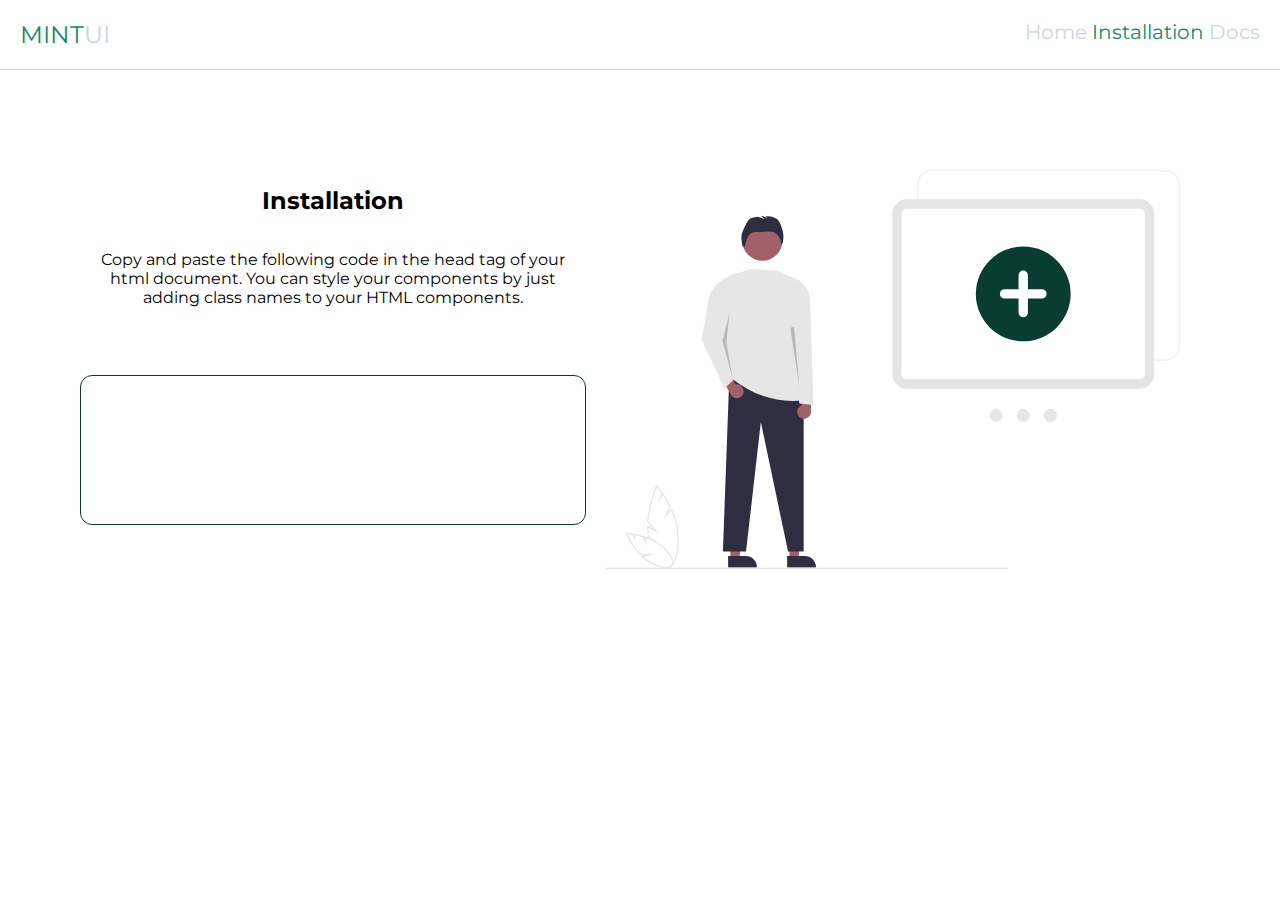
<file: src/pages/installation.html>
<!DOCTYPE html>
<html lang="en">

<head>
    <meta charset="UTF-8">
    <meta http-equiv="X-UA-Compatible" content="IE=edge">
    <meta name="viewport" content="width=device-width, initial-scale=1.0">
    <link rel="stylesheet" href="/src/css/header.css">
    <link rel="stylesheet" href="/src/css/installation.css">
    <link rel="stylesheet" href="/src/css/root.css">
    <title>Installation | MintUI</title>
</head>

<body>
    <header class="header-container">
        <nav class="header-content">
            <a class="header-title" href=""><span>MINT</span>UI</a>
            <div class="header-navigation">
                <a href="/index.html">Home</a>
                <a href="/src/pages/installation.html" class="link-active">Installation</a>
                <a href="/src/components/avatars/avatars.html">Docs</a>
            </div>
        </nav>
    </header>
    <main>
        <section class="inst-container">
            <div class="inst-content-container">
                <div class="content-container-title">Installation</div>
                <p class="content-container-p">Copy and paste the following code in the head tag of your html document.
                    You can style your components by just adding class names to your HTML components.</p>
                <div class="code-wrapper">
                    <div class="code-snippet-display">
                        <code>
                            <iframe src="https://carbon.now.sh/embed/tBvDo24JIhkWhJ5Id6z6"
                                style="width: 500px; height: 140px; border:0; transform: scale(1); overflow:hidden;"
                                sandbox="allow-scripts allow-same-origin">
                            </iframe>
                        </code>
                    </div>
                </div>
            </div>
            <div class="inst-content-image">
                <img src="/src/assets/Installation_asset.svg" alt="">
            </div>
        </section>
    </main>


</body>

</html>
</file>
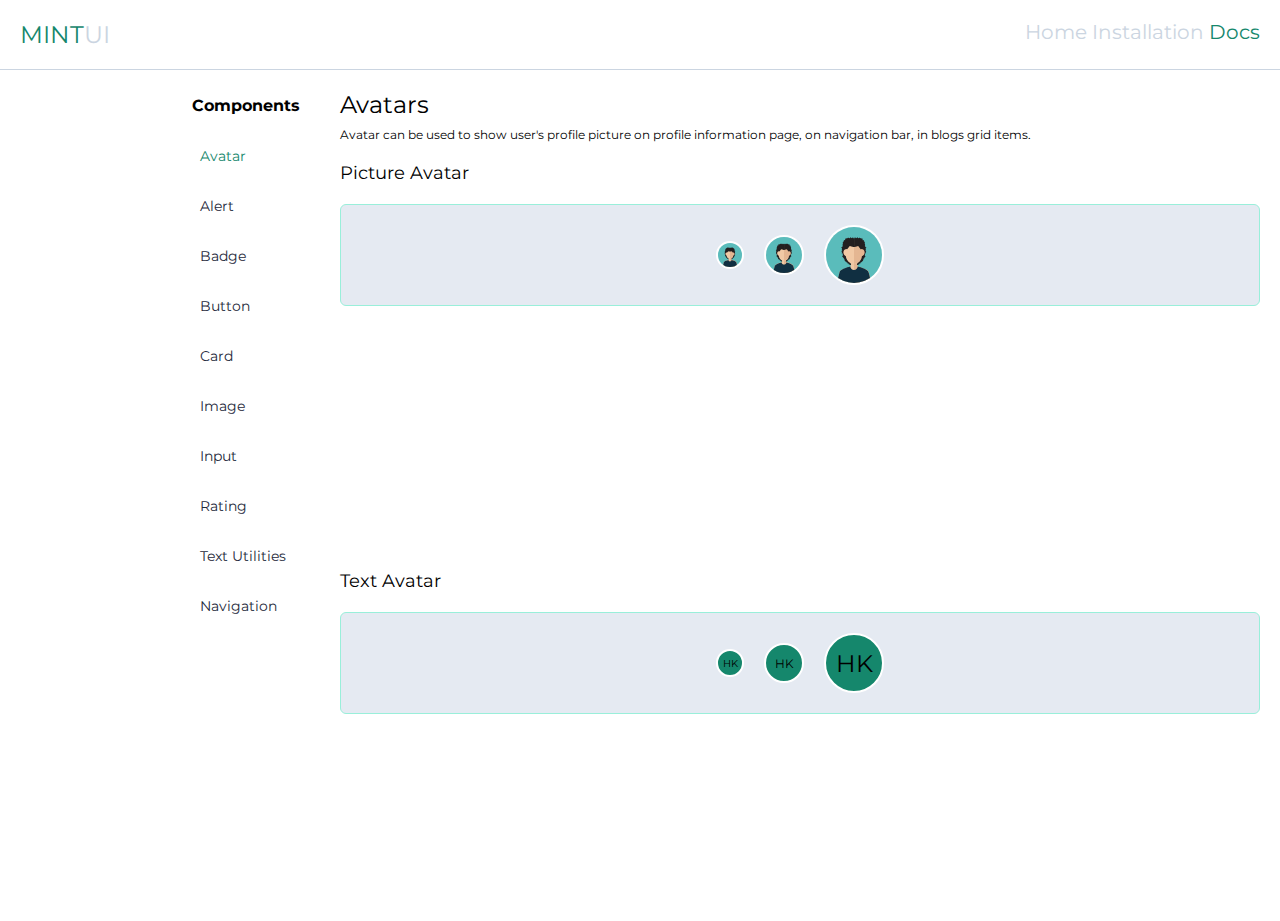
<file: src/components/avatars/avatars.html>
<!DOCTYPE html>
<html lang="en">

<head>
    <meta charset="UTF-8">
    <meta http-equiv="X-UA-Compatible" content="IE=edge">
    <meta name="viewport" content="width=device-width, initial-scale=1.0">
    <title>Documentation | MintUI</title>
    <link rel="stylesheet" href="/src/css/root.css">
    <link rel="stylesheet" href="/src/css/header.css">
    <link rel="stylesheet" href="/src/css/docs.css">
    <link rel="stylesheet" href="/src/css/utility.css">
    <link rel="stylesheet" href="/src/components/avatars/avatars.css">
</head>

<body>
    <header class="header-container">
        <nav class="header-content">
            <a class="header-title" href=""><span>MINT</span>UI</a>
            <div class="header-navigation">
                <a href="/index.html">Home</a>
                <a href="/src/pages/installation.html">Installation</a>
                <a href="/src/components/avatars/avatars.html" class="link-active">Docs</a>
            </div>
        </nav>
    </header>
    <section class="docs-container">
        <div class="docs-sidebar-container">
            <div class="sidebar-content">
                <div class="sidebar-title">Components</div>
                <div class="sidebar-contents">
                    <ul>
                        <li>
                            <a class="link-active" href="/src/components/avatars/avatars.html">Avatar</a>
                        </li>
                        <li>
                            <a href="/src/components/alerts/alerts.html">Alert</a>
                        </li>
                        <li>
                            <a href="/src/components/badges/badges.html">Badge</a>
                        </li>
                        <li>
                            <a href="/src/components/buttons/buttons.html">Button</a>
                        </li>
                        <li>
                            <a href="/src/components/cards/cards.html">Card</a>
                        </li>
                        <li>
                            <a href="/src/components/images/images.html">Image</a>
                        </li>
                        <li>
                            <a href="/src/components/inputs/inputs.html">Input</a>
                        </li>
                        <li>
                            <a href="/src/components/ratings/ratings.html">Rating</a>
                        </li>
                        <li>
                            <a href="/src/components/text/text.html">Text Utilities</a>
                        </li>
                        <li>
                            <a href="/src/components/navigation/navigation.html">Navigation</a>
                        </li>
                    </ul>
                </div>
            </div>
        </div>
        <div class="docs-main-container">
            <div class="component-title">Avatars</div>
            <div class="component-desc">Avatar can be used to show user's profile picture on profile information page,
                on navigation bar, in blogs grid items.</div>
            <div class="component-subtitle">Picture Avatar</div>
            <div class="component-display flex justify-center items-center">
                <img class="avatar avatar-rounded avatar-sm" src="/src/assets/avatar-male.svg" alt="avatar">
                <img class="avatar avatar-rounded avatar-md" src="/src/assets/avatar-male.svg" alt="avatar">
                <img class="avatar avatar-rounded avatar-lg" src="/src/assets/avatar-male.svg" alt="avatar">
            </div>
            <div class="code-wrapper">
                <iframe src="https://carbon.now.sh/embed/hbq0CNuuTAr7E5MUNkoP"
                    style="width: 708px; height: 220px; border:0; transform: scale(1); overflow:hidden;"
                    sandbox="allow-scripts allow-same-origin">
                </iframe>
            </div>
            <div class="component-subtitle">Text Avatar</div>
            <div class="component-display flex justify-center items-center">
                <div class="avatar avatar-rounded avatar-sm avatar-text">HK</div>
                <div class="avatar avatar-rounded avatar-md avatar-text">HK</div>
                <div class="avatar avatar-rounded avatar-lg avatar-text">HK</div>
            </div>
            <div class="code-wrapper">
                <iframe src="https://carbon.now.sh/embed/hsRviKy2ATq9Hllh0Rak"
                    style="width: 708px; height: 163px; border:0; transform: scale(1); overflow:hidden;"
                    sandbox="allow-scripts allow-same-origin">
                </iframe>
            </div>
        </div>

    </section>
</body>

</html>
</file>
<file: src/css/header.css>
@import url("/src/css/root.css");

.header-container {
  width: 100%;
  border-bottom: 0.1px solid var(--secondary);
  font-size: var(--text-lg);
}

a {
  color: var(--secondary);
}

a span {
  color: var(--primary);
}

.link-active {
  color: var(--primary);
}

.header-content {
  display: flex;
  flex-wrap: wrap;
  width: 100%;
  padding: var(--u-20);
  font-family: var(--primary-font);
}

.header-title {
  width: max-content;
  font-size: var(--text-2xl);
}

.header-navigation {
  margin-left: auto;
  font-size: var(--text-xl);
}
</file>
<file: src/css/installation.css>
@import url(./root.css);
@import url(./utility.css);

.inst-container {
  display: grid;
  padding: var(--u-80);
  height: max-content;
  grid-template-columns: 2fr 3fr;
}

.inst-content-container {
  display: flex;
  flex-direction: column;
  justify-content: space-evenly;
  align-items: center;
}

.content-container-title {
  font-size: var(--text-2xl);
  font-weight: bold;
}

.content-container-p {
  font-size: var(--text-base);
  text-align: center;
}

.code-wrapper {
  display: flex;
  flex-wrap: wrap;
  justify-content: center;
  align-items: center;
}

.code-snippet-display {
  box-sizing: border-box;
  width: 100%;
  max-height: 300px;
  padding: var(--u-2);
  margin: 2rem 0;
  border: var(--u-1) solid var(--primary-shade);
  overflow: auto;
  border-radius: var(--rounded-xl);
}
.inst-content-image {
  margin-top: auto;
  margin-bottom: auto;
  padding: var(--u-20);
}

.inst-content-image img {
  width: 100%;
  height: auto;
}

@media screen and (max-width: 800px) {
  .inst-container {
    padding: var(--u-40);
    display: flex;
    flex-direction: column;
    flex-wrap: wrap;
  }

  .inst-content-container {
    display: flex;
    flex-direction: column;
    justify-content: space-evenly;
    align-items: center;
    order: 2;
  }

  .content-container-title {
    font-size: var(--text-base);
    text-align: center;
    margin-bottom: var(--u-10);
  }

  .content-container-p {
    font-size: var(--text-sm);
    text-align: center;
  }

  img {
    order: 1;
    width: 100%;
    margin-bottom: var(--u-12);
  }
}
</file>
<file: src/css/root.css>
@import url('https://fonts.googleapis.com/css2?family=Montserrat&display=swap');
@import url('https://fonts.googleapis.com/css2?family=Russo+One&display=swap');
@import url('https://fonts.googleapis.com/css2?family=Satisfy&display=swap');

* {
    box-sizing: border-box;
    margin: 0;
    padding: 0;
  }

  :root
  {

  /* Text */
  
  --text-5xs:0.25rem; /* 4px */
  --text-4xs: 0.375rem; /* 6px */
  --text-3xs: 0.5rem; /* 8px */
  --text-2xs: 0.625rem; /* 10px */
  --text-xs: 0.75rem; /* 12px */
  --text-sm: 0.875rem; /* 14px */
  --text-base: 1rem; /* 16px */
  --text-lg: 1.125em; /* 18px */
  --text-xl: 1.25rem; /* 20px */
  --text-2xl: 1.5rem; /* 24px*/
  --text-3xl: 1.875rem; /* 30px*/
  --text-4xl: 2.25rem; /* 36px*/
  --text-5xl: 3rem; /* 48px*/

  /* Padding / Margin units */
  --u-0: 0px; /* 0px */
  --u-1: 1px; /* 1px */
  --u-2: 0.125rem; /* 2px */
  --u-4: 0.25rem; /* 4px */
  --u-6: 0.375rem; /* 6px */
  --u-8: 0.5rem; /* 8px */
  --u-10: 0.625rem; /* 10px */
  --u-12: 0.75rem; /* 12px */
  --u-14: 0.875rem; /* 14px */
  --u-16: 1rem; /* 16px */
  --u-20: 1.25rem; /* 20px */
  --u-24: 1.5rem; /* 24px */
  --u-28: 1.75rem; /* 28px */
  --u-32: 2rem; /* 32px */
  --u-36: 2.25rem; /* 36px */
  --u-40: 2.5rem; /* 40px */
  --u-60: 3.75rem; /* 60px */
  --u-80: 5rem; /* 80px */

  /* Border radius */
  --rounded-none: 0px;
  --rounded-sm: 0.125rem;
  --rounded: 0.25rem;
  --rounded-md: 0.375rem;
  --rounded-lg: 0.5rem;
  --rounded-xl: 0.75rem;
  --rounded-2xl: 1rem;
  --rounded-3xl: 1.5rem;
  --rounded-full: 9999px;


   /* Default colors */
   --default-text: #1e293b;
   --body: #ffff;
   --primary-font: 'Montserrat', sans-serif;
   --secondary-font: 'Russo One', sans-serif;
   --tertiary-font: 'Satisfy', cursive;

  --primary: #15876c;
  --primary-shade: #093d31;
  --primary-tint: #99efda;

  --secondary: #cbd5e1;
  --secondary-shade: #b3bbc6;
  --secondary-tint: #d0d9e4;

  --tertiary: #e2e8f0;
  --tertiary-shade: #c7ccd3;
  --tertiary-tint: #e5eaf2;

  /** success **/
  --success: #2dd36f;
  --success-rgb: 45, 211, 111;
  --success-shade: #28ba62;
  --success-tint: #42d77d;

  /** warning **/
  --warning: #ffc409;
  --warning-rgb: 255, 196, 9;
  --warning-shade: #e0ac08;
  --warning-tint: #ffca22;

  /** danger **/
  --danger: #eb445a;
  --danger-rgb: 235, 68, 90;
  --danger-shade: #cf3c4f;
  --danger-tint: #ed576b;

  /** info **/
  --info: #87CEEB;
  --info-shade: #00acf0;
  --info-tint: #aae7ff;

  /** dark **/
  --dark: #222428;
  --dark-rgb: 34, 36, 40;
  --dark-shade: #1e2023;
  --dark-tint: #383a3e;

  /** medium **/
  --medium: #f3f3f3;
  --medium-rgb: 243, 243, 243;
  --medium-shade: #d6d6d6;
  --medium-tint: #f4f4f4;

  /** light **/
  --light: #ffffff;
  --light-rgb: 255, 255, 255;
  --light-shade: #e0e0e0;
  --light-tint: #ffffff;
  --gold: #FFD700;
  --gray: #808080;


  /* Shadows */
  --normal-shadow: rgba(0, 0, 0, 0.24) 0px 3px 8px;
  --floating-shadow: rgba(0, 0, 0, 0.16) 0px 10px 36px 0px;
  --faint-shadow :: rgba(99, 99, 99, 0.2) 0px 2px 8px 0px;
} 


  ul 
  {
  list-style: none;
  }
   
  nav a
  {
    margin: 0;
    padding: 0;
    vertical-align: baseline;
    background: transparent;
    text-decoration: none;
  } 
 
  body {
    background-color: var(--body);
    font-family: var(--primary-font);
  }
</file>
<file: src/css/docs.css>
.docs-container {
  display: grid;
  grid-template-columns: 25% 75%;
}

.docs-sidebar-container {
  display: flex;
  flex-direction: column;
  align-items: flex-end;
  margin-top: var(--u-6);
  padding: var(--u-20);
}

.docs-container .sidebar-contents {
  font-size: var(--text-sm);
  margin: var(--u-16) 0 0 var(--u-8);
}

.docs-container .sidebar-title {
  font-size: var(--text-base);
  font-weight: bold;
}

.docs-container .link-active {
  color: var(--primary);
  background-color: vary(--primary);
}
.docs-container a {
  color: var(--default-text);
  text-decoration: none;
}

li {
  padding: var(--u-16) var(--u-2) var(--u-16) 0;
}

.docs-main-container {
  padding: var(--u-20);
}

.component-title {
  font-size: var(--text-2xl);
}

.component-subtitle {
  font-size: var(--text-lg);
  margin: var(--u-20) 0;
}

.component-desc {
  font-size: var(--text-xs);
  margin: var(--u-8) 0 var(--u-8) 0;
}

.component-display {
  background-color: var(--tertiary-tint);
  margin-top: var(--u-10);
  margin-bottom: var(--u-24);
  padding: var(--u-20) var(--u-10);
  border-radius: var(--rounded-md);
  border: var(--u-1) solid var(--primary-tint);
}

.code-wrapper {
  display: flex;
  flex-wrap: wrap;
  justify-content: center;
  align-items: center;
}
</file>
<file: src/css/utility.css>
.flex {
  display: flex;
}

/* Direction */
.flex-row {
  flex-direction: row;
}
.flex-row-reverse {
  flex-direction: row-reverse;
}
.flex-col {
  flex-direction: column;
}
.flex-col-reverse {
  flex-direction: column-reverse;
}

/* Wrapping */
.flex-wrap {
  flex-wrap: wrap;
}

/* Horizontal alignment */
.justify-center {
  justify-content: center;
}
.justify-between {
  justify-content: space-between;
}
.justify-around {
  justify-content: space-around;
}
.justify-evenly {
  justify-content: space-evenly;
}
.justify-start {
  justify-content: flex-start;
}
.justify-end {
  justify-content: flex-end;
}

/* Vertical alignment */
.items-start {
  align-items: flex-start;
}
.items-end {
  align-items: flex-end;
}
.items-center {
  align-items: center;
}
.items-baseline {
  align-items: baseline;
}
.items-stretch {
  align-items: stretch;
}

/* Positions */
.p-relative {
  position: relative;
}

.p-absolute {
  position: absolute;
}

.hidden {
  display: none;
}

.normal-shadow {
  box-shadow: var(--normal-shadow);
}

.floating-shadow {
  box-shadow: var(--floating-shadow);
}

.faint-shadow {
  box-shadow: rgba(99, 99, 99, 0.2) 0px 2px 8px 0px;
}

.material-shadow {
  box-shadow: rgba(0, 0, 0, 0.12) 0px 1px 3px, rgba(0, 0, 0, 0.24) 0px 1px 2px;
}
</file>
<file: src/components/avatars/avatars.css>
.avatar {
  width: var(--u-60);
  height: var(--u-60);
  margin: 0 var(--u-10);
  border: var(--u-2) solid var(--light);
}

.avatar-sm {
  width: var(--u-28);
  height: var(--u-28);
  font-size: var(--u-10);
}

.avatar-md {
  width: var(--u-40);
  height: var(--u-40);
  font-size: var(--u-12);
}

.avatar-lg {
  width: var(--u-60);
  height: var(--u-60);
  font-size: var(--u-24);
}

.avatar-rounded {
  border-radius: 50%;
}

.avatar-text {
  display: flex;
  justify-content: center;
  align-items: center;
  background-color: var(--primary);
}
</file>
